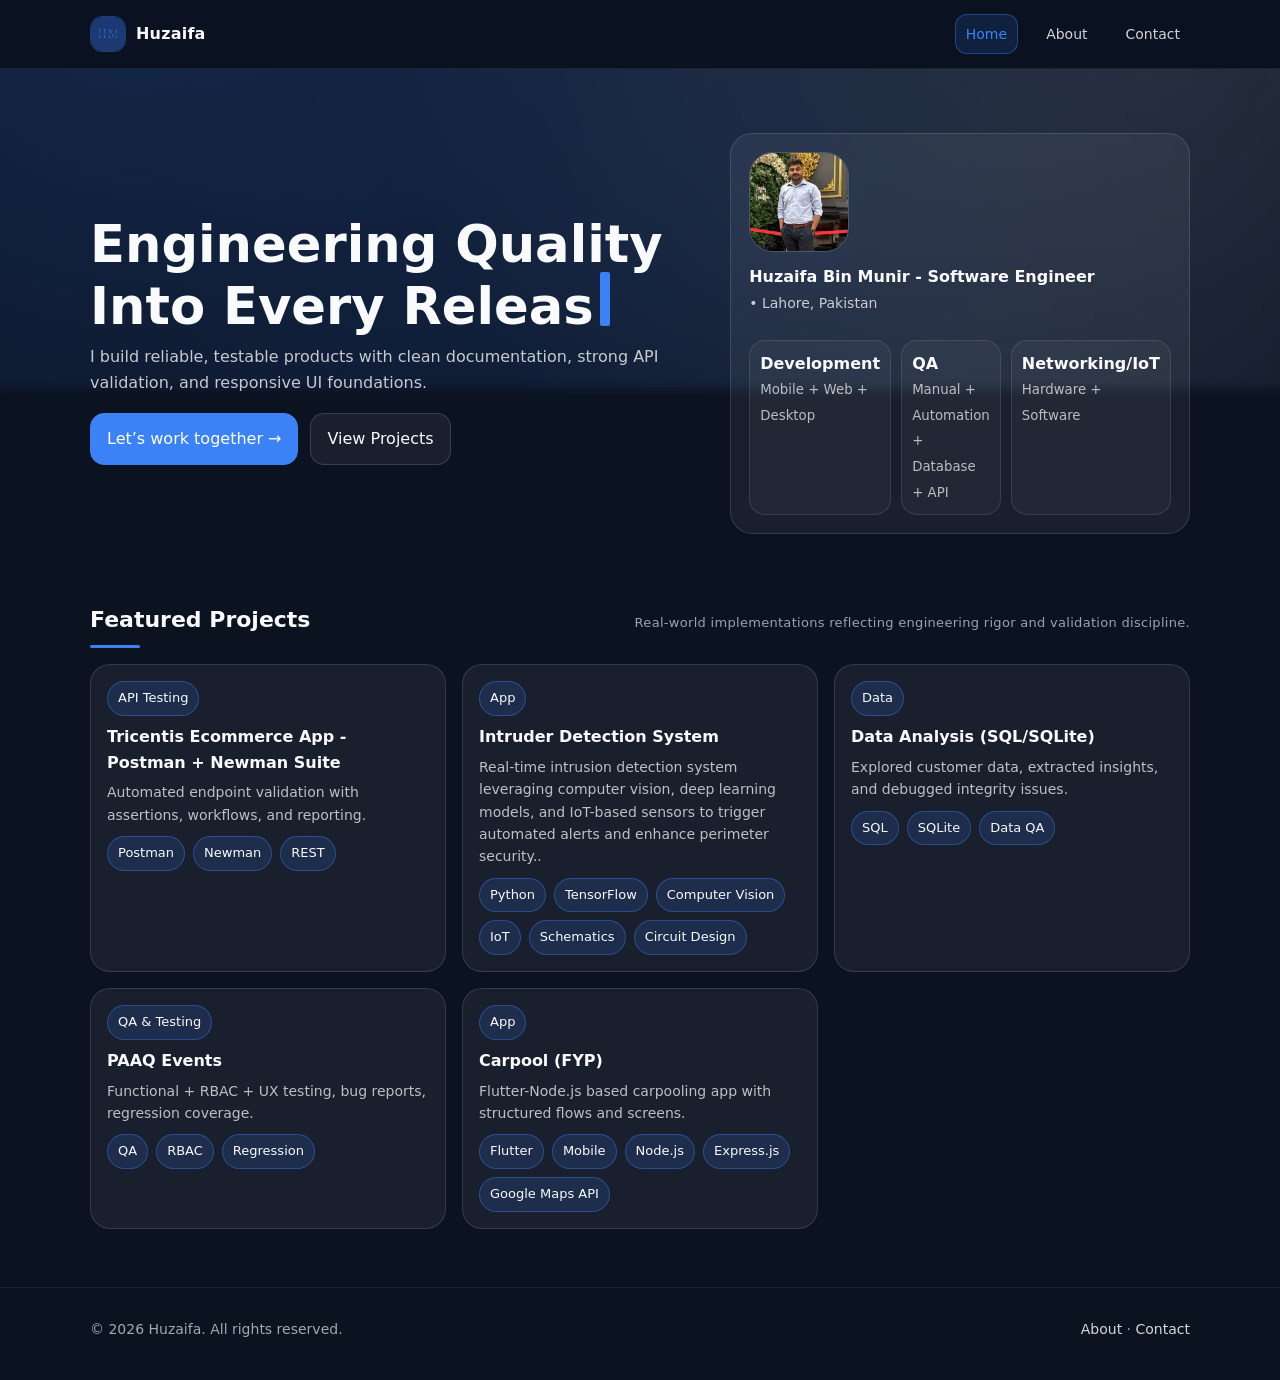
<file: portfolio/index.html>
<!DOCTYPE html>
<html lang="en">

<head>
  <meta charset="UTF-8" />
  <meta name="viewport" content="width=device-width, initial-scale=1.0" />
  <title>Huzaifa | Portfolio</title>
  <link rel="stylesheet" href="css/style.css" />
</head>

<body>

  <header class="site-header">
    <div class="container nav">
      <!-- Left Brand -->
      <a class="brand" href="index.html">
        <div class="brand-badge">
          <img src="assets/HuzLogo1.png" alt="Huzaifa Munir Logo" />
        </div>
        <span>Huzaifa</span>
      </a>

      <button class="menu-btn" data-menu-btn aria-label="Toggle menu">Menu</button>

      <nav class="nav-links" data-nav-links aria-label="Primary">
        <a href="index.html" data-nav-link>Home</a>
        <a href="about.html" data-nav-link>About</a>
        <a href="contact.html" data-nav-link>Contact</a>
      </nav>
    </div>
  </header>

  <main>
    <section class="hero">
      <div class="container hero-grid">

        <div>
          <h1 data-typewriter>Engineering Quality Into Every Release.</h1>
          <p>
            I build reliable, testable products with clean documentation, strong API validation,
            and responsive UI foundations.
          </p>

          <div class="hero-actions">
            <a class="btn primary" href="contact.html">Let’s work together →</a>
            <a class="btn" href="#projects">View Projects</a>
          </div>
        </div>

        <aside class="hero-card">
          <div class="profile">
            <div class="avatar" aria-hidden="true">
              <img src="assets/FormalPic.jpg" alt="Huzaifa Bin Munir">
            </div>
            <div>
              <strong>Huzaifa Bin Munir - Software Engineer</strong><br />
              <span> • Lahore, Pakistan</span>
            </div>

            <div class="stats">
              <div class="stat"><b>Development</b><small>Mobile + Web + Desktop</small></div>
              <div class="stat"><b>QA</b><small>Manual + Automation + Database + API</small></div>
              <div class="stat"><b>Networking/IoT</b><small>Hardware + Software</small></div>
            </div>
          </div>
        </aside>

      </div>
    </section>

    <section class="section" id="projects">
      <div class="container">
        <div class="section-title">
          <h2>Featured Projects</h2>
          <p>Real-world implementations reflecting engineering rigor and validation discipline.</p>
        </div>


        <div class="grid">

          <!-- Project 1-->
          <article class="card clickable"
            data-url="https://github.com/HuzaifaBinMunir/Contour-Software-Software-Development-And-Testing/tree/main/API-Testing-Using-Postman-Newman">
            <span class="pill">API Testing</span>
            <h3>Tricentis Ecommerce App - Postman + Newman Suite</h3>
            <p>Automated endpoint validation with assertions, workflows, and reporting.</p>
            <div class="tags">
              <span class="pill">Postman</span>
              <span class="pill">Newman</span>
              <span class="pill">REST</span>
            </div>
          </article>

          <!-- Project 2-->
          <article class="card clickable" data-url="https://github.com/HuzaifaBinMunir/Intruder-Detection-System">
            <span class="pill">App</span>
            <h3>Intruder Detection System</h3>
            <p> Real-time intrusion detection system leveraging computer vision, deep learning models, and IoT-based
              sensors to trigger automated alerts and enhance perimeter security..</p>
            <div class="tags">
              <span class="pill">Python</span>
              <span class="pill">TensorFlow</span>
              <span class="pill">Computer Vision</span>
              <span class="pill">IoT</span>
              <span class="pill">Schematics</span>
              <span class="pill">Circuit Design</span>
            </div>
          </article>

          <!-- Project 3-->
          <article class="card clickable"
            data-url="https://github.com/HuzaifaBinMunir/Contour-Software-Software-Development-And-Testing/tree/main/DataAnalysis">
            <span class="pill">Data</span>
            <h3>Data Analysis (SQL/SQLite)</h3>
            <p>Explored customer data, extracted insights, and debugged integrity issues.</p>
            <div class="tags">
              <span class="pill">SQL</span>
              <span class="pill">SQLite</span>
              <span class="pill">Data QA</span>
            </div>
          </article>

          <!-- Project 4-->
          <article class="card clickable"
            data-url="https://docs.google.com/document/d/1YZvN0Q_KQ5GZESGIg874DRPc2ohOF2Gofekm-srjk18/edit?usp=sharing">
            <span class="pill"> QA & Testing</span>
            <h3>PAAQ Events</h3>
            <p>Functional + RBAC + UX testing, bug reports, regression coverage.</p>
            <div class="tags">
              <span class="pill">QA</span>
              <span class="pill">RBAC</span>
              <span class="pill">Regression</span>
            </div>
          </article>


          <!-- Project 5-->
          <article class="card clickable" data-url="https://github.com/HuzaifaBinMunir/CarpoolApp">
            <span class="pill">App</span>
            <h3>Carpool (FYP)</h3>
            <p>Flutter-Node.js based carpooling app with structured flows and screens.</p>
            <div class="tags">
              <span class="pill">Flutter</span>
              <span class="pill">Mobile</span>
              <span class="pill">Node.js</span>
              <span class="pill">Express.js</span>
              <span class="pill">Google Maps API</span>

            </div>
          </article>

          <!-- Project 5-->


        </div>
      </div>
    </section>
  </main>

  <footer class="footer">
    <div class="container footer-row">
      <span>© <span id="year"></span> Huzaifa. All rights reserved.</span>
      <span>
        <a href="about.html">About</a> · <a href="contact.html">Contact</a>
      </span>
    </div>
  </footer>

  <script src="js/main.js"></script>
  <script>
    document.getElementById("year").textContent = new Date().getFullYear();
  </script>

</body>

</html>
</file>
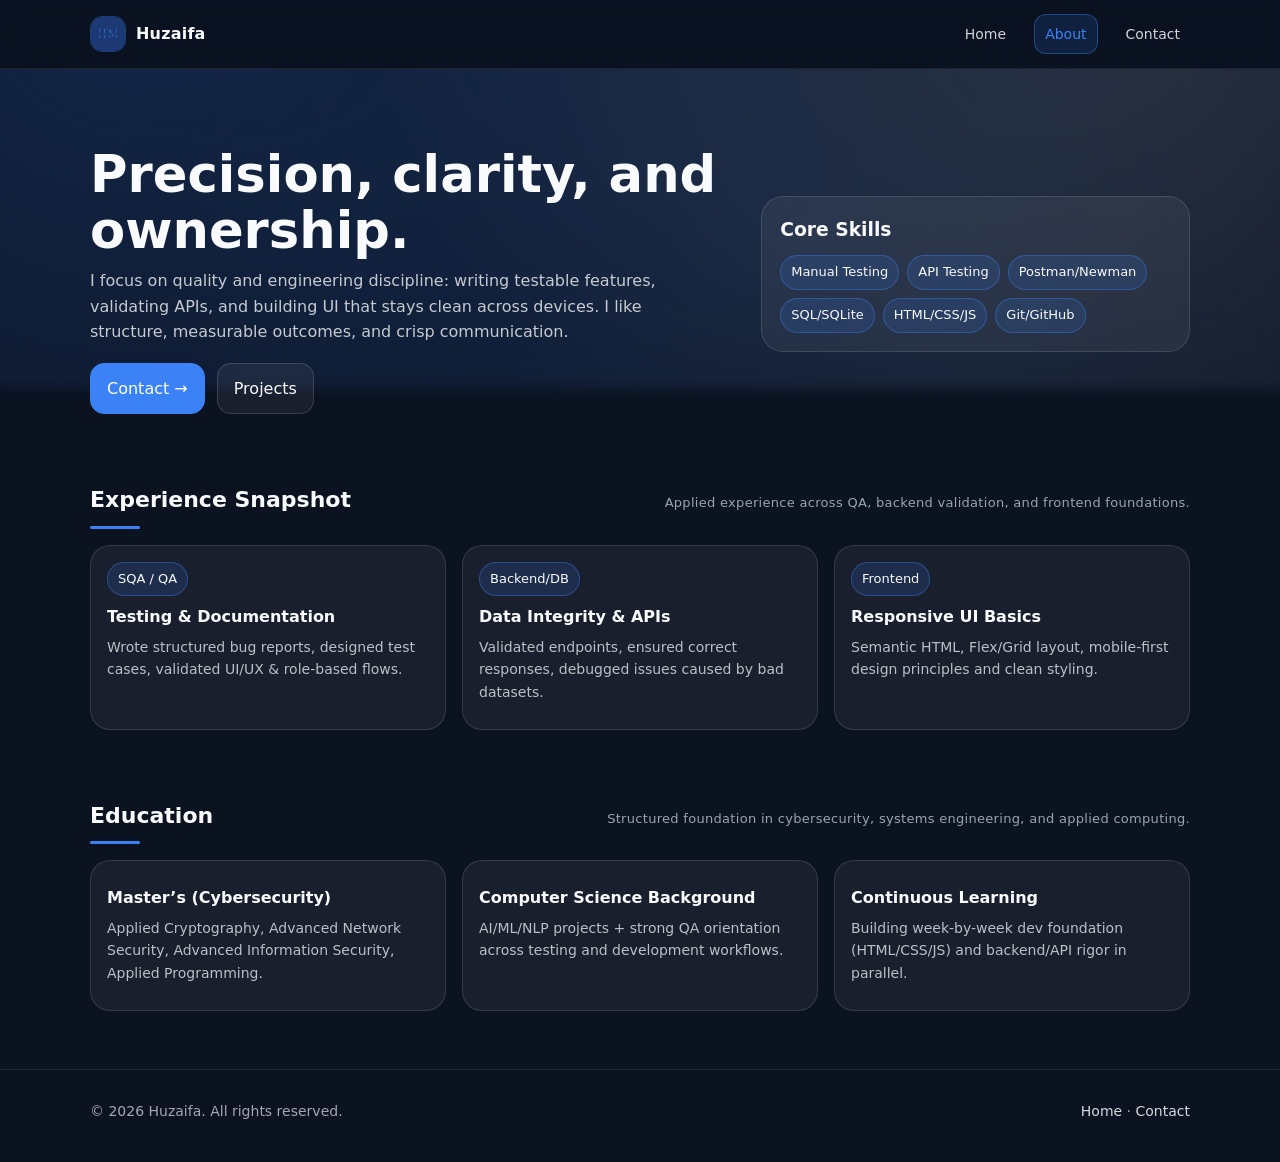
<file: portfolio/about.html>
<!DOCTYPE html>
<html lang="en">

<head>
  <meta charset="UTF-8" />
  <meta name="viewport" content="width=device-width, initial-scale=1.0" />
  <title>About | Huzaifa</title>
  <link rel="stylesheet" href="css/style.css" />
</head>

<body>

  <header class="site-header">
    <div class="container nav">
      <a class="brand" href="index.html">
        <div class="brand-badge">
          <img src="assets/HuzLogo1.png" alt="Huzaifa Munir Logo" />
        </div>
        <span>Huzaifa</span>
      </a>

      <button class="menu-btn" data-menu-btn aria-label="Toggle menu">Menu</button>

      <nav class="nav-links" data-nav-links aria-label="Primary">
        <a href="index.html" data-nav-link>Home</a>
        <a href="about.html" data-nav-link>About</a>
        <a href="contact.html" data-nav-link>Contact</a>
      </nav>
    </div>
  </header>

  <main>
    <section class="hero">
      <div class="container hero-grid">
        <div>
          <h1 data-typewriter>Precision, clarity, and ownership.</h1>
          <p>
            I focus on quality and engineering discipline: writing testable features, validating APIs, and building UI
            that stays clean across devices. I like structure, measurable outcomes, and crisp communication.
          </p>
          <div class="hero-actions">
            <a class="btn primary" href="contact.html">Contact →</a>
            <a class="btn" href="index.html#projects">Projects</a>
          </div>
        </div>

        <aside class="hero-card">
          <h3 style="margin:0 0 10px; color:#f9fafb;">Core Skills</h3>
          <div class="tags">
            <span class="pill">Manual Testing</span>
            <span class="pill">API Testing</span>
            <span class="pill">Postman/Newman</span>
            <span class="pill">SQL/SQLite</span>
            <span class="pill">HTML/CSS/JS</span>
            <span class="pill">Git/GitHub</span>
          </div>
        </aside>
      </div>
    </section>

    <section class="section">
      <div class="container">
        <div class="section-title">
          <h2>Experience Snapshot</h2>
          <p>Applied experience across QA, backend validation, and frontend foundations.</p>
        </div>

        <div class="grid">
          <article class="card">
            <span class="pill">SQA / QA</span>
            <h3>Testing & Documentation</h3>
            <p>Wrote structured bug reports, designed test cases, validated UI/UX & role-based flows.</p>
          </article>

          <article class="card">
            <span class="pill">Backend/DB</span>
            <h3>Data Integrity & APIs</h3>
            <p>Validated endpoints, ensured correct responses, debugged issues caused by bad datasets.</p>
          </article>

          <article class="card">
            <span class="pill">Frontend</span>
            <h3>Responsive UI Basics</h3>
            <p>Semantic HTML, Flex/Grid layout, mobile-first design principles and clean styling.</p>
          </article>
        </div>
      </div>
    </section>

    <section class="section">
      <div class="container">
        <div class="section-title">
          <h2>Education</h2>
          <p>Structured foundation in cybersecurity, systems engineering, and applied computing.</p>
        </div>

        <div class="grid">
          <div class="card">
            <h3>Master’s (Cybersecurity) </h3>
            <p> Applied Cryptography, Advanced Network Security, Advanced Information Security, Applied Programming.</p>
          </div>
          <div class="card">
            <h3>Computer Science Background</h3>
            <p>AI/ML/NLP projects + strong QA orientation across testing and development workflows.</p>
          </div>
          <div class="card">
            <h3>Continuous Learning</h3>
            <p>Building week-by-week dev foundation (HTML/CSS/JS) and backend/API rigor in parallel.</p>
          </div>
        </div>
      </div>
    </section>
  </main>

  <footer class="footer">
    <div class="container footer-row">
      <span>© <span id="year"></span> Huzaifa. All rights reserved.</span>
      <span>
        <a href="index.html">Home</a> ·
        <a href="contact.html">Contact</a>
      </span>
    </div>
  </footer>

  <script src="js/main.js"></script>
  <script>
    document.getElementById("year").textContent = new Date().getFullYear();
  </script>
</body>

</html>
</file>
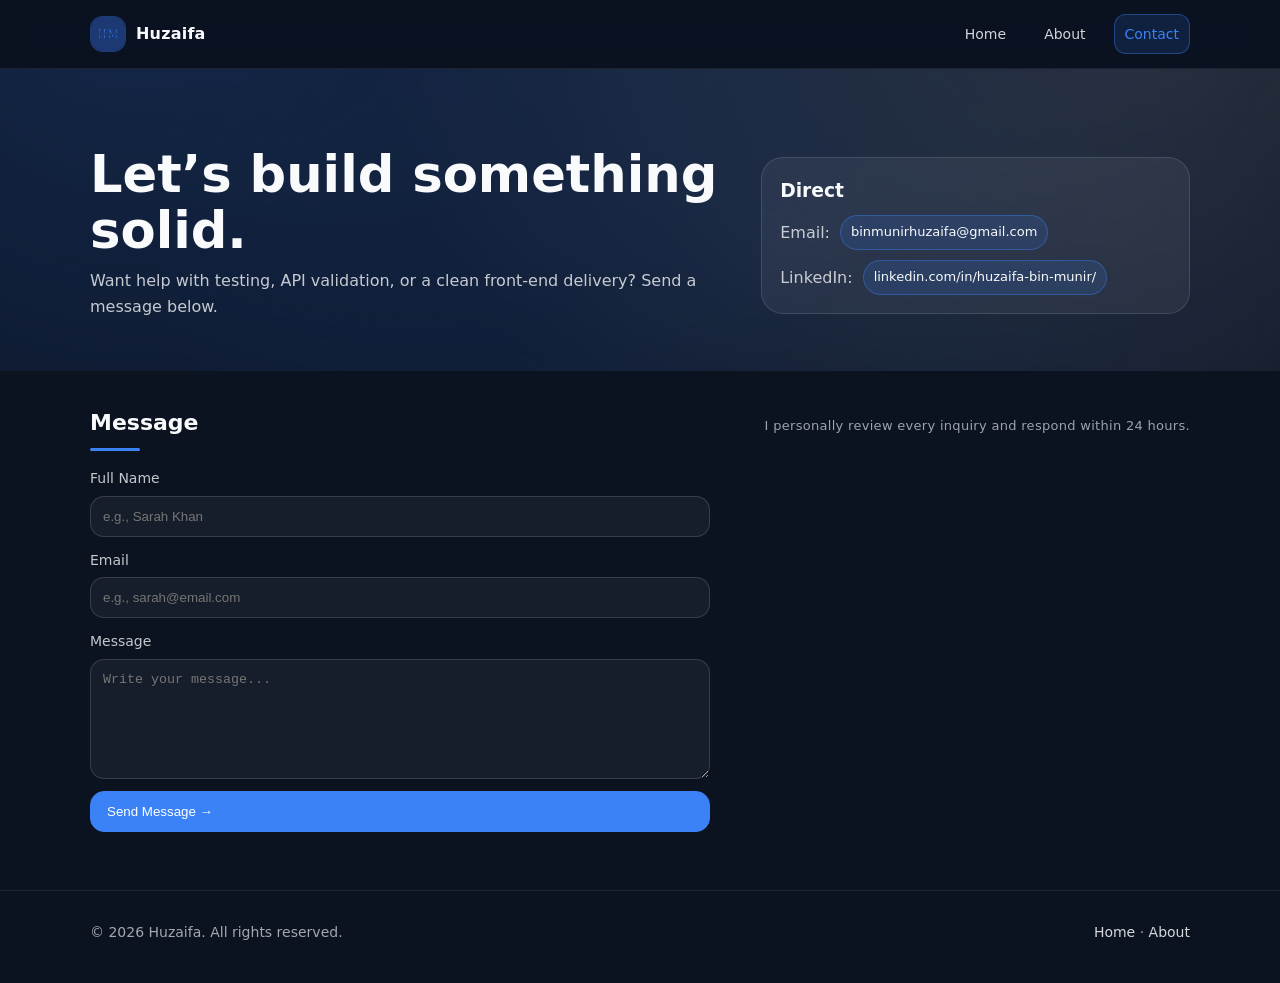
<file: portfolio/contact.html>
<!DOCTYPE html>
<html lang="en">

<head>
  <meta charset="UTF-8" />
  <meta name="viewport" content="width=device-width, initial-scale=1.0" />
  <title>Contact | Huzaifa</title>
  <link rel="stylesheet" href="css/style.css" />
</head>

<body>

  <header class="site-header">
    <div class="container nav">
      <a class="brand" href="index.html">
        <div class="brand-badge">
          <img src="assets/HuzLogo1.png" alt="Huzaifa Munir Logo" />
        </div>
        <span>Huzaifa</span>
      </a>

      <button class="menu-btn" data-menu-btn aria-label="Toggle menu">Menu</button>

      <nav class="nav-links" data-nav-links aria-label="Primary">
        <a href="index.html" data-nav-link>Home</a>
        <a href="about.html" data-nav-link>About</a>
        <a href="contact.html" data-nav-link>Contact</a>
      </nav>
    </div>
  </header>

  <main>
    <section class="hero">
      <div class="container hero-grid">
        <div>
          <h1 data-typewriter>Let’s build something solid.</h1>
          <p>
            Want help with testing, API validation, or a clean front-end delivery?
            Send a message below.
          </p>
        </div>

        <aside class="hero-card">
          <h3 style="margin:0 0 10px; color:#f9fafb;">Direct</h3>

          <div class="direct">
            <div class="direct-item">
              <span class="direct-label">Email:</span>
              <a class="pill pill-link" href="mailto:binmunirhuzaifa@gmail.com">binmunirhuzaifa@gmail.com</a>
            </div>

            <div class="direct-item">
              <span class="direct-label">LinkedIn:</span>
              <a class="pill pill-link" href="https://linkedin.com/in/huzaifa-bin-munir/" target="_blank"
                rel="noopener">
                linkedin.com/in/huzaifa-bin-munir/
              </a>
            </div>
          </div>
        </aside>

      </div>
    </section>

    <section class="section">
      <div class="container">
        <div class="section-title">
          <h2>Message</h2>
          <p>I personally review every inquiry and respond within 24 hours.</p>
        </div>

        <form class="form" name="contact" method="POST" data-netlify="true" netlify-honeypot="bot-field">
          <!-- Required hidden input -->
          <input type="hidden" name="form-name" value="contact" />
          <input type="hidden" name="redirect" value="thank-you.html" />

          <!-- Honeypot anti-spam field -->
          <p style="display:none;">
            <label>Don’t fill this out:
              <input name="bot-field" />
            </label>
          </p>

          <div class="input">
            <label for="name">Full Name</label>
            <input id="name" name="name" type="text" placeholder="e.g., Sarah Khan" required />
          </div>

          <div class="input">
            <label for="email">Email</label>
            <input id="email" name="email" type="email" placeholder="e.g., sarah@email.com" required />
          </div>

          <div class="input">
            <label for="msg">Message</label>
            <textarea id="msg" name="message" placeholder="Write your message..." required></textarea>
          </div>

          <button class="btn primary" type="submit">
            Send Message →
          </button>
        </form>

      </div>
    </section>
  </main>

  <footer class="footer">
    <div class="container footer-row">
      <span>© <span id="year"></span> Huzaifa. All rights reserved.</span>
      <span>
        <a href="index.html">Home</a> ·
        <a href="about.html">About</a>
      </span>
    </div>
  </footer>

  <script src="js/main.js"></script>
  <script>
    document.getElementById("year").textContent = new Date().getFullYear();
  </script>
</body>

</html>
</file>
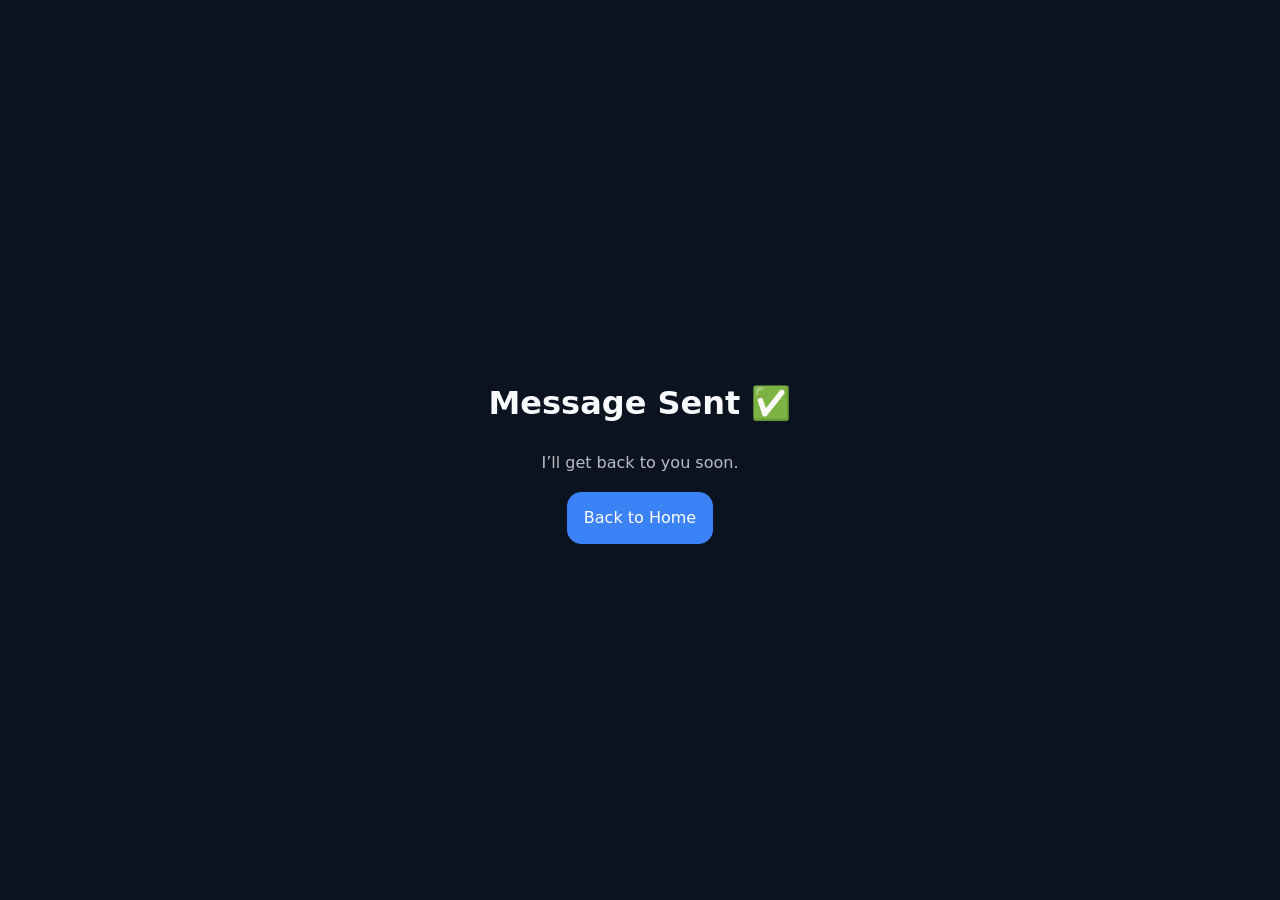
<file: portfolio/thank-you.html>
<!DOCTYPE html>
<html>
<head>
  <meta charset="UTF-8">
  <title>Thank You</title>
  <link rel="stylesheet" href="css/style.css" />
</head>
<body style="display:flex; align-items:center; justify-content:center; height:100vh;">
  <div style="text-align:center;">
    <h1 style="color:#f9fafb;">Message Sent ✅</h1>
    <p style="color:rgba(229,231,235,0.8);">
      I’ll get back to you soon.
    </p>
    <a href="index.html" class="btn primary">Back to Home</a>
  </div>
</body>
</html>
</file>
<file: portfolio/css/style.css>
/* ===============================
   BRAND COLOR SYSTEM — BLUE TECH
================================= */

:root {
  /* Backgrounds */
  --bg-primary: #0B1220;      /* Deep navy */
  --bg-secondary: #111827;    /* Card background */
  --bg-elevated: #1F2937;     /* Slight elevation */

  /* Accent */
  --accent-primary: #3B82F6;  /* Main blue */
  --accent-hover: #2563EB;    /* Darker hover */
  --accent-soft: rgba(59,130,246,0.15);

  /* Text */
  --text-primary: #F9FAFB;
  --text-secondary: #D1D5DB;
  --text-muted: #9CA3AF;

  /* Borders */
  --border-soft: rgba(255,255,255,0.08);
  --border-accent: rgba(59,130,246,0.4);
}
/* ---------- Base Reset ---------- */
* { box-sizing: border-box; }
html { scroll-behavior: smooth; }
body {
  margin: 0;
  font-family: ui-sans-serif, system-ui, -apple-system;
  background: var(--bg-primary);
  color: var(--text-primary);
  line-height: 1.6;
}

a { color: inherit; text-decoration: none; }
img { max-width: 100%; display: block; }

/* ---------- Layout Helpers ---------- */
.container {
  width: min(1100px, 92%);
  margin: 0 auto;
}

.btn {
  display: inline-flex;
  align-items: center;
  gap: 10px;
  padding: 12px 16px;
  border-radius: 14px;
  border: 1px solid rgba(255,255,255,0.14);
  background: rgba(255,255,255,0.06);
  color: #f9fafb;
  transition: transform 0.15s ease, background 0.15s ease, border 0.15s ease;
}
.btn:hover { transform: translateY(-1px); background: rgba(255,255,255,0.10); border-color: rgba(255,255,255,0.22); }
.btn.primary {
  background: var(--accent-primary);
  border: 1px solid var(--accent-primary);
  color: #fff;
}

.btn.primary:hover {
  background: var(--accent-hover);
  border-color: var(--accent-hover);
}

.pill {
  display: inline-block;
  padding: 6px 10px;
  border-radius: 999px;

  background: var(--accent-soft);
  border: 1px solid var(--border-accent);
  color: var(--text-primary);

  font-size: 13px;
  font-weight: 500;
}

/* ---------- Direct Links (Contact) ---------- */
.direct { display: grid; gap: 10px; }

.direct-item{
  display: flex;
  gap: 10px;
  align-items: center;
  flex-wrap: wrap;     /* prevents overlap on small screens */
}

.direct-label{
  color: rgba(229,231,235,0.85);
}

.pill-link{
  display: inline-flex;
  align-items: center;
  max-width: 100%;
  word-break: break-word;   /* allows long URLs to wrap */
}

.pill-link:hover{
  background: rgba(255,255,255,0.12);
  border-color: rgba(255,255,255,0.22);
}

/* ---------- Header / Nav ---------- */
.site-header {
  position: sticky;
  top: 0;
  z-index: 50;
  background: rgba(11, 18, 32, 0.75);
  backdrop-filter: blur(10px);
  border-bottom: 1px solid rgba(255,255,255,0.08);
}

.nav {
  display: flex;
  align-items: center;
  justify-content: space-between;
  padding: 14px 0;
}


.brand {
  display: flex;
  align-items: center;
  gap: 10px;
  color: #f9fafb;
  font-weight: 700;
  letter-spacing: 0.2px;
}
.brand-badge {
  width: 36px;
  height: 36px;
  border-radius: 12px;
  overflow: hidden;

  /* Home button style border */
  border: 1px solid var(--border-accent);

  /* No background color */
  background: transparent;

  display: flex;
  align-items: center;
  justify-content: center;
}
.brand-badge img {
  width: 100%;
  height: 100%;
  object-fit: cover;
}
.nav-links {
  display: flex;
  gap: 18px;
  align-items: center;
}
.nav-links a {
  color: rgba(249,250,251,0.84);
  font-size: 14px;
  padding: 8px 10px;
  border-radius: 12px;
}
.nav-links a:hover {
  background: rgba(255,255,255,0.06);
  color: #fff;
}
.nav-links a.active {
  background: var(--accent-soft);
  color: var(--accent-primary);
  border: 1px solid var(--border-accent);
}

.menu-btn {
  display: none;
  color: #f9fafb;
  border: 1px solid rgba(255,255,255,0.14);
  background: rgba(255,255,255,0.06);
  padding: 10px 12px;
  border-radius: 12px;
}

/* ---------- Hero ---------- */
.hero {
  position: relative;
  padding: 64px 0 34px;
  overflow: hidden;
}

.hero::before {
  content: "";
  position: absolute;
  inset: -200px -200px auto -200px;
  height: 520px;
  background:
    radial-gradient(circle at 20% 20%, rgba(59,130,246,0.22), transparent 55%),
    radial-gradient(circle at 80% 10%, rgba(255,255,255,0.14), transparent 55%),
    radial-gradient(circle at 60% 70%, rgba(59,130,246,0.12), transparent 60%);
  filter: blur(6px);
  opacity: 0.9;
}

.hero-grid {
  position: relative;
  display: grid;
  grid-template-columns: 1.2fr 0.8fr;
  gap: 28px;
  align-items: center;
}

.hero h1 {
  margin: 14px 0 10px;
  font-size: clamp(34px, 4vw, 52px);
  line-height: 1.08;
  color: #f9fafb;
}
.hero p {
  margin: 0 0 18px;
  color: rgba(229,231,235,0.85);
  font-size: 16px;
  max-width: 60ch;
}

.hero-actions {
  display: flex;
  gap: 12px;
  flex-wrap: wrap;
  margin-top: 18px;
}

.hero-card {
  border-radius: 22px;
  border: 1px solid rgba(255,255,255,0.12);
  background: rgba(255,255,255,0.06);
  padding: 18px;
}

.profile {
  display: grid;
  gap: 12px;
}
.avatar {
  width: 100px;
  height: 100px;
  border-radius: 24px;
  overflow: hidden; /* IMPORTANT: keeps image inside rounded shape */
  border: 1px solid rgba(255,255,255,0.16);
}

.avatar img {
  width: 100%;
  height: 100%;
  object-fit: cover; /* prevents stretching */
}
.profile strong { color: #f9fafb; }
.profile span { color: rgba(229,231,235,0.85); font-size: 14px; }

.stats {
  display: grid;
  grid-template-columns: repeat(3, 1fr);
  gap: 10px;
  margin-top: 12px;
}
.stat {
  padding: 10px;
  border-radius: 16px;
  border: 1px solid rgba(255,255,255,0.10);
  background: rgba(255,255,255,0.04);
}
.stat b { display: block; color: #f9fafb; font-size: 16px; }
.stat small { color: rgba(229,231,235,0.78); }

/* ---------- Typewriter Effect ---------- */
.typewriter{
  position: relative;
}

.typewriter::after{
  content: "";
  display: inline-block;
  width: 10px;
  height: 1.05em;
  margin-left: 6px;
  background: var(--accent-primary);
  vertical-align: -2px;
  animation: blink 0.9s infinite;
  border-radius: 2px;
}

@keyframes blink{
  0%, 49% { opacity: 1; }
  50%, 100% { opacity: 0; }
}

/* ---------- Sections ---------- */
.section {
  padding: 34px 0;
}
.section-title {
  display: flex;
  align-items: baseline;
  justify-content: space-between;
  gap: 14px;
  margin-bottom: 16px;
}
.section-title h2 {
  margin: 0;
  color: #f9fafb;
  font-size: 22px;
}
.section-title h2::after {
  content: "";
  display: block;
  width: 50px;
  height: 3px;
  margin-top: 8px;
  background: var(--accent-primary);
  border-radius: 4px;
}
.section-title p {
  margin: 0;
  color: var(--text-muted);
  font-size: 13px;
  letter-spacing: 0.3px;
}


/* ---------- Cards / Grid ---------- */
.grid {
  display: grid;
  grid-template-columns: repeat(3, 1fr);
  gap: 16px;
}
.card {
  border-radius: 20px;
  border: 1px solid rgba(255,255,255,0.12);
  background: rgba(255,255,255,0.06);
  padding: 16px;
  transition: transform 0.15s ease, border 0.15s ease, background 0.15s ease;
}
/* Card Clickable */
.card.clickable {
  cursor: pointer;
}

.card.clickable:hover {
  transform: translateY(-3px);
}

.card:hover {
  transform: translateY(-3px);
  border-color: var(--border-accent);
  box-shadow: 0 8px 25px rgba(59,130,246,0.15);
}
.card h3 {
  margin: 8px 0 6px;
  color: #f9fafb;
  font-size: 16px;
}
.card p {
  margin: 0 0 10px;
  color: rgba(229,231,235,0.80);
  font-size: 14px;
}
.tags {
  display: flex;
  flex-wrap: wrap;
  gap: 8px;
}

/* ---------- Contact Form ---------- */
.form {
  display: grid;
  gap: 12px;
  max-width: 620px;
}
.input {
  display: grid;
  gap: 6px;
}
label {
  color: rgba(229,231,235,0.85);
  font-size: 14px;
}
input, textarea {
  width: 100%;
  border-radius: 14px;
  border: 1px solid rgba(255,255,255,0.14);
  background: rgba(255,255,255,0.05);
  color: #f9fafb;
  padding: 12px 12px;
  outline: none;
}
input:focus, textarea:focus {
  border-color: rgba(255,255,255,0.26);
  background: rgba(255,255,255,0.07);
}
textarea { min-height: 120px; resize: vertical; }

/* ---------- Footer ---------- */
.footer {
  padding: 30px 0 40px;
  border-top: 1px solid rgba(255,255,255,0.08);
  margin-top: 24px;
  color: rgba(229,231,235,0.70);
  font-size: 14px;
}
.footer-row {
  display: flex;
  align-items: center;
  justify-content: space-between;
  gap: 10px;
  flex-wrap: wrap;
}
.footer a { color: rgba(249,250,251,0.85); }
.footer a:hover { color: #fff; }

/* ---------- Responsive ---------- */
@media (max-width: 900px) {
  .hero-grid { grid-template-columns: 1fr; }
  .grid { grid-template-columns: repeat(2, 1fr); }
}

@media (max-width: 640px) {
  .grid { grid-template-columns: 1fr; }
  .nav-links { display: none; }
  .menu-btn { display: inline-flex; }

  .nav-links.open {
    display: flex;
    position: absolute;
    top: 62px;
    right: 4%;
    left: 4%;
    flex-direction: column;
    background: rgba(11,18,32,0.95);
    border: 1px solid rgba(255,255,255,0.10);
    border-radius: 18px;
    padding: 10px;
  }
}

/* ---------- Project Links (buttons inside cards) ---------- */
.card .links,
.project-links {
  display: flex;
  gap: 10px;
  flex-wrap: wrap;
  margin-top: 10px;
}

.card .links a,
.project-links a {
  display: inline-flex;
  align-items: center;
  gap: 8px;
  padding: 10px 12px;
  border-radius: 12px;
  border: 1px solid rgba(255,255,255,0.14);
  background: rgba(255,255,255,0.06);
  color: #f9fafb;
  font-weight: 600;
  font-size: 14px;
  transition: transform 0.15s ease, background 0.15s ease, border 0.15s ease;
}

.card .links a:hover,
.project-links a:hover {
  transform: translateY(-1px);
  background: rgba(255,255,255,0.10);
  border-color: rgba(255,255,255,0.22);
}
</file>
